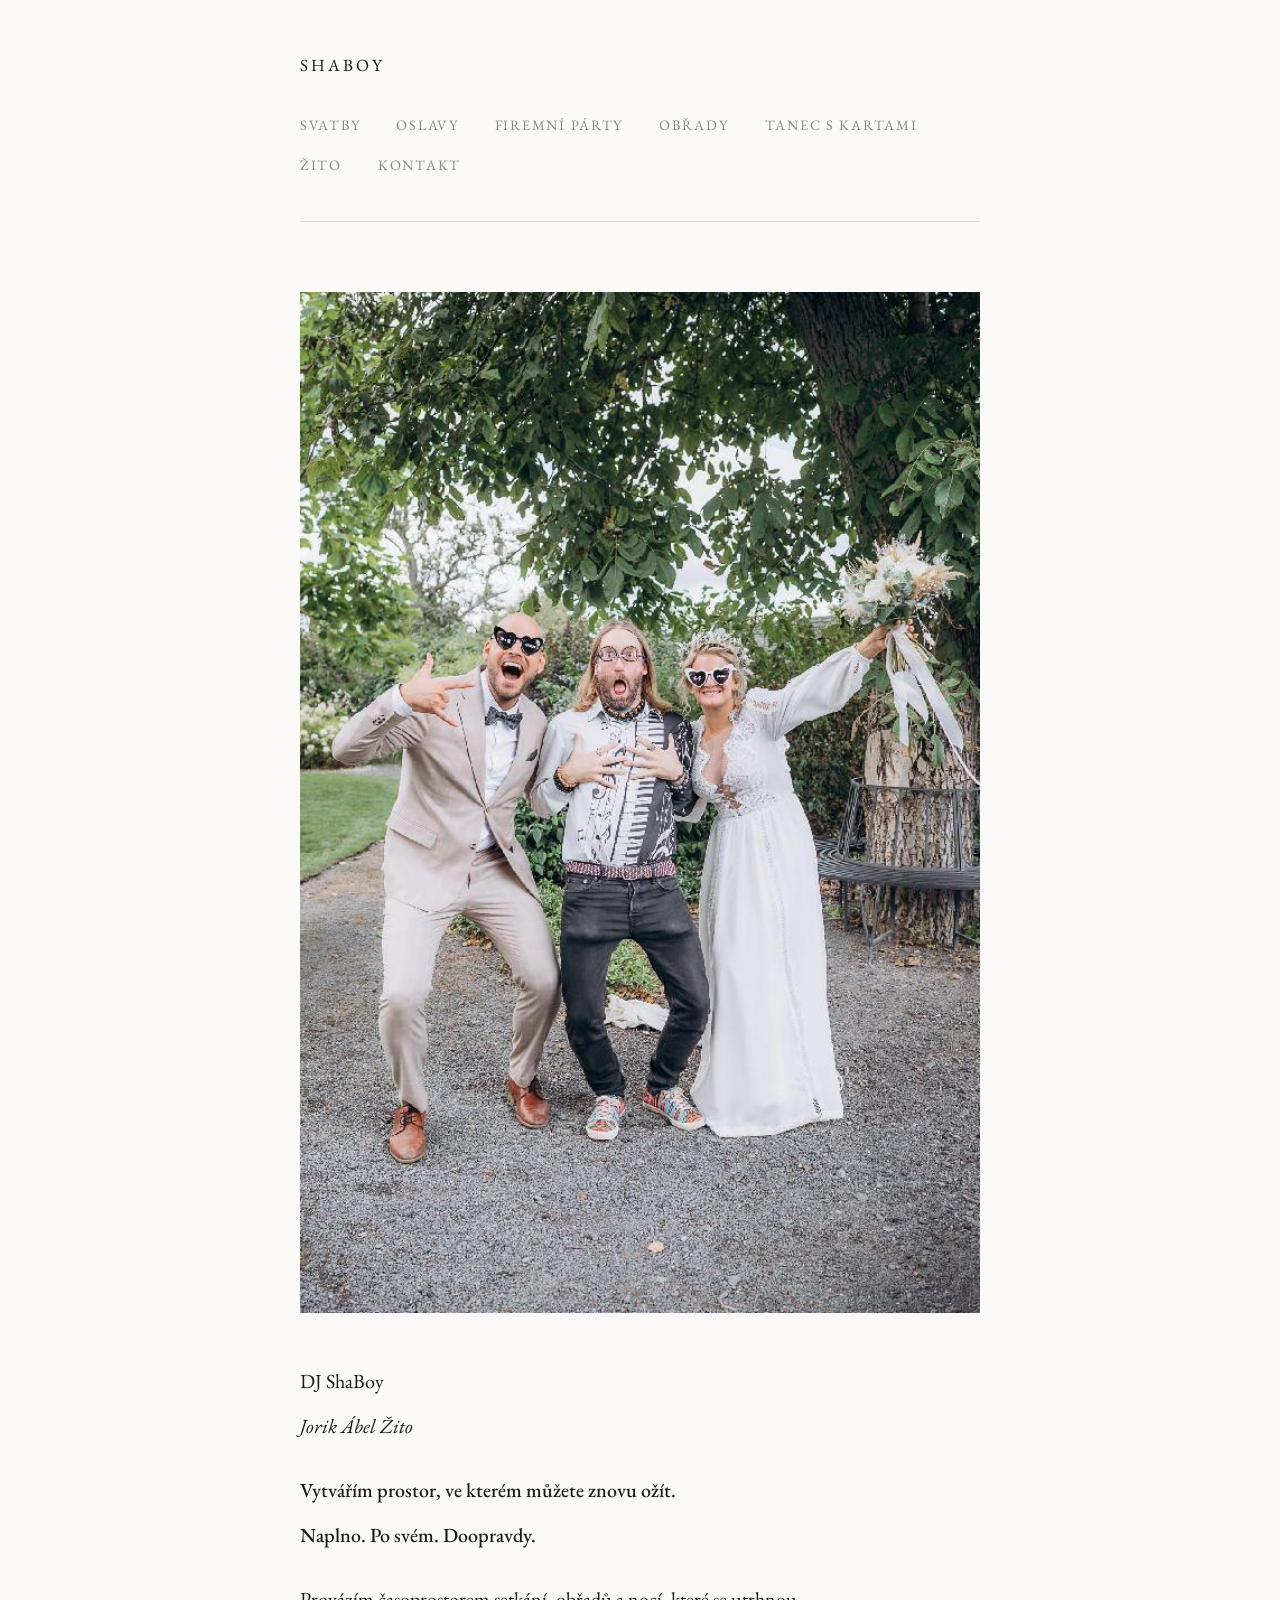
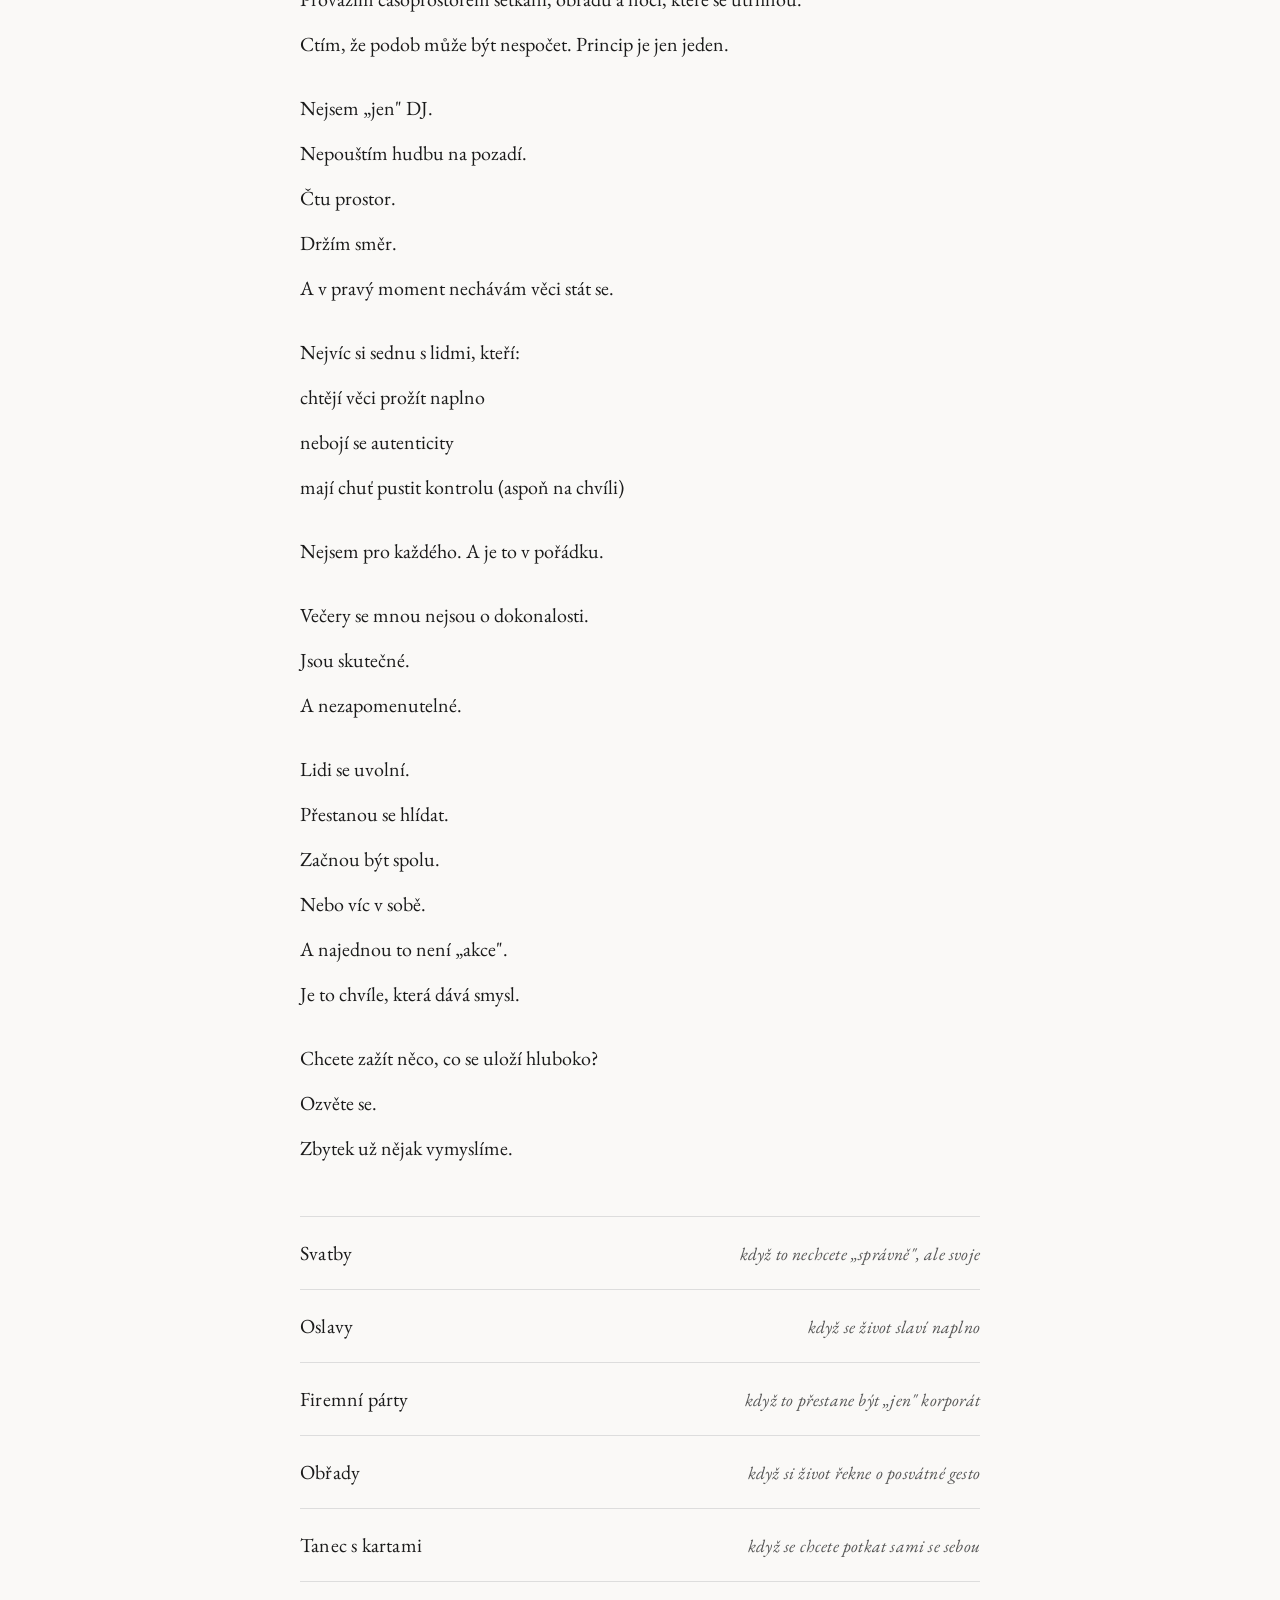
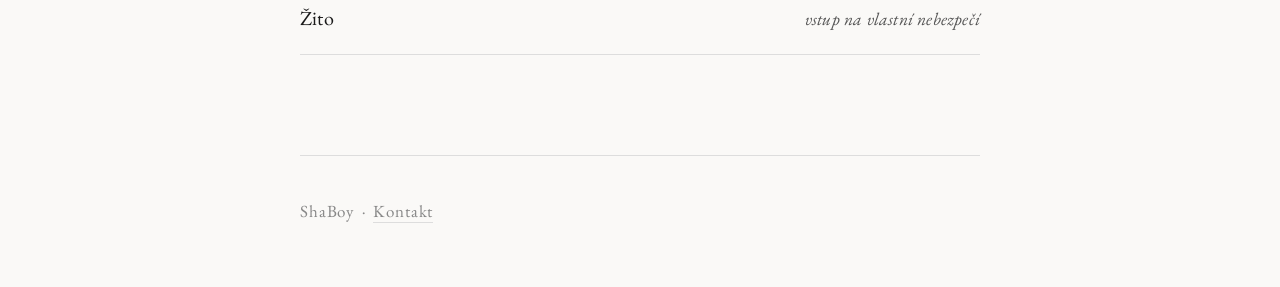
<file: index.html>
<!DOCTYPE html>
<html lang="cs">
<head>
  <meta charset="UTF-8">
  <meta name="viewport" content="width=device-width, initial-scale=1.0">
  <title>ShaBoy</title>
  <link rel="preconnect" href="https://fonts.googleapis.com">
  <link rel="preconnect" href="https://fonts.gstatic.com" crossorigin>
  <link href="https://fonts.googleapis.com/css2?family=EB+Garamond:ital,wght@0,400;0,500;1,400&family=Space+Grotesk:wght@300;400&display=swap" rel="stylesheet">
  <link rel="stylesheet" href="css/style.css">
</head>
<body>
  <div class="container">

    <nav>
      <a href="index.html" class="nav-logo">ShaBoy</a>
      <ul class="nav-links">
        <li><a href="svatby.html">Svatby</a></li>
        <li><a href="oslavy.html">Oslavy</a></li>
        <li><a href="firemni-party.html">Firemní párty</a></li>
        <li><a href="obrady.html">Obřady</a></li>
        <li><a href="tanec-s-kartami.html">Tanec&nbsp;s&nbsp;kartami</a></li>
        <li><a href="zito.html">Žito</a></li>
        <li><a href="kontakt.html">Kontakt</a></li>
      </ul>
    </nav>

    <main>

      <div class="photo">
        <img src="images/uvod.jpg" alt="DJ ShaBoy">
      </div>

      <div class="poem">
        <p>DJ ShaBoy</p>
        <p><em>Jorik Ábel Žito</em></p>

        <p class="gap"><strong>Vytvářím prostor, ve kterém můžete znovu ožít.</strong></p>
        <p><strong>Naplno. Po svém. Doopravdy.</strong></p>

        <p class="gap">Provázím časoprostorem setkání, obřadů a nocí, které se utrhnou.</p>
        <p>Ctím, že podob může být nespočet. Princip je jen jeden.</p>

        <p class="gap">Nejsem „jen" DJ.</p>
        <p>Nepouštím hudbu na pozadí.</p>
        <p>Čtu prostor.</p>
        <p>Držím směr.</p>
        <p>A v pravý moment nechávám věci stát se.</p>

        <p class="gap">Nejvíc si sednu s lidmi, kteří:</p>
        <p>chtějí věci prožít naplno</p>
        <p>nebojí se autenticity</p>
        <p>mají chuť pustit kontrolu (aspoň na chvíli)</p>

        <p class="gap">Nejsem pro každého. A je to v pořádku.</p>

        <p class="gap">Večery se mnou nejsou o dokonalosti.</p>
        <p>Jsou skutečné.</p>
        <p>A nezapomenutelné.</p>

        <p class="gap">Lidi se uvolní.</p>
        <p>Přestanou se hlídat.</p>
        <p>Začnou být spolu.</p>
        <p>Nebo víc v sobě.</p>
        <p>A najednou to není „akce".</p>
        <p>Je to chvíle, která dává smysl.</p>

        <p class="gap">Chcete zažít něco, co se uloží hluboko?</p>
        <p>Ozvěte se.</p>
        <p>Zbytek už nějak vymyslíme.</p>
      </div>

      <ul class="page-links">
        <li>
          <a href="svatby.html">
            Svatby
            <span class="hint">když to nechcete „správně", ale svoje</span>
          </a>
        </li>
        <li>
          <a href="oslavy.html">
            Oslavy
            <span class="hint">když se život slaví naplno</span>
          </a>
        </li>
        <li>
          <a href="firemni-party.html">
            Firemní párty
            <span class="hint">když to přestane být „jen" korporát</span>
          </a>
        </li>
        <li>
          <a href="obrady.html">
            Obřady
            <span class="hint">když si život řekne o posvátné gesto</span>
          </a>
        </li>
        <li>
          <a href="tanec-s-kartami.html">
            Tanec s kartami
            <span class="hint">když se chcete potkat sami se sebou</span>
          </a>
        </li>
        <li>
          <a href="zito.html">
            Žito
            <span class="hint">vstup na vlastní nebezpečí</span>
          </a>
        </li>
      </ul>

    </main>

    <footer>
      <p>ShaBoy &nbsp;·&nbsp; <a href="kontakt.html">Kontakt</a></p>
    </footer>

  </div>
</body>
</html>
</file>
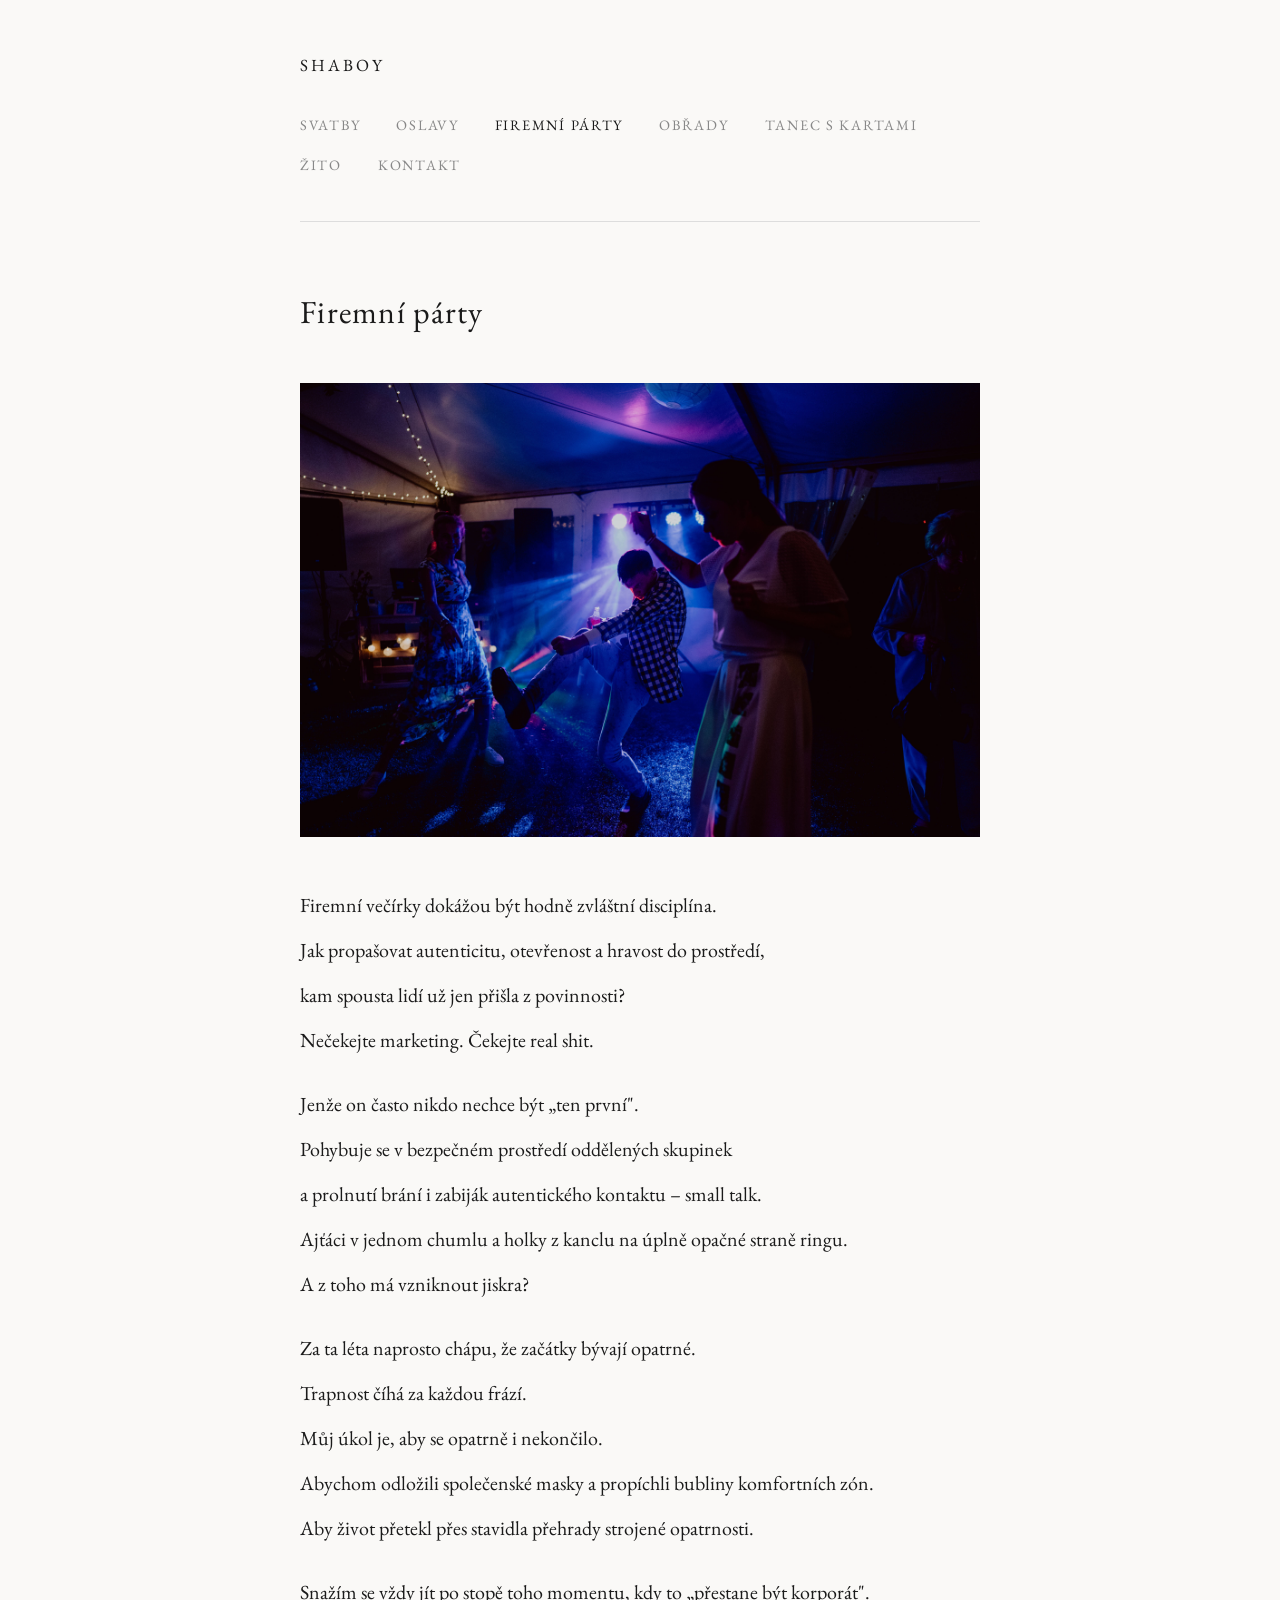
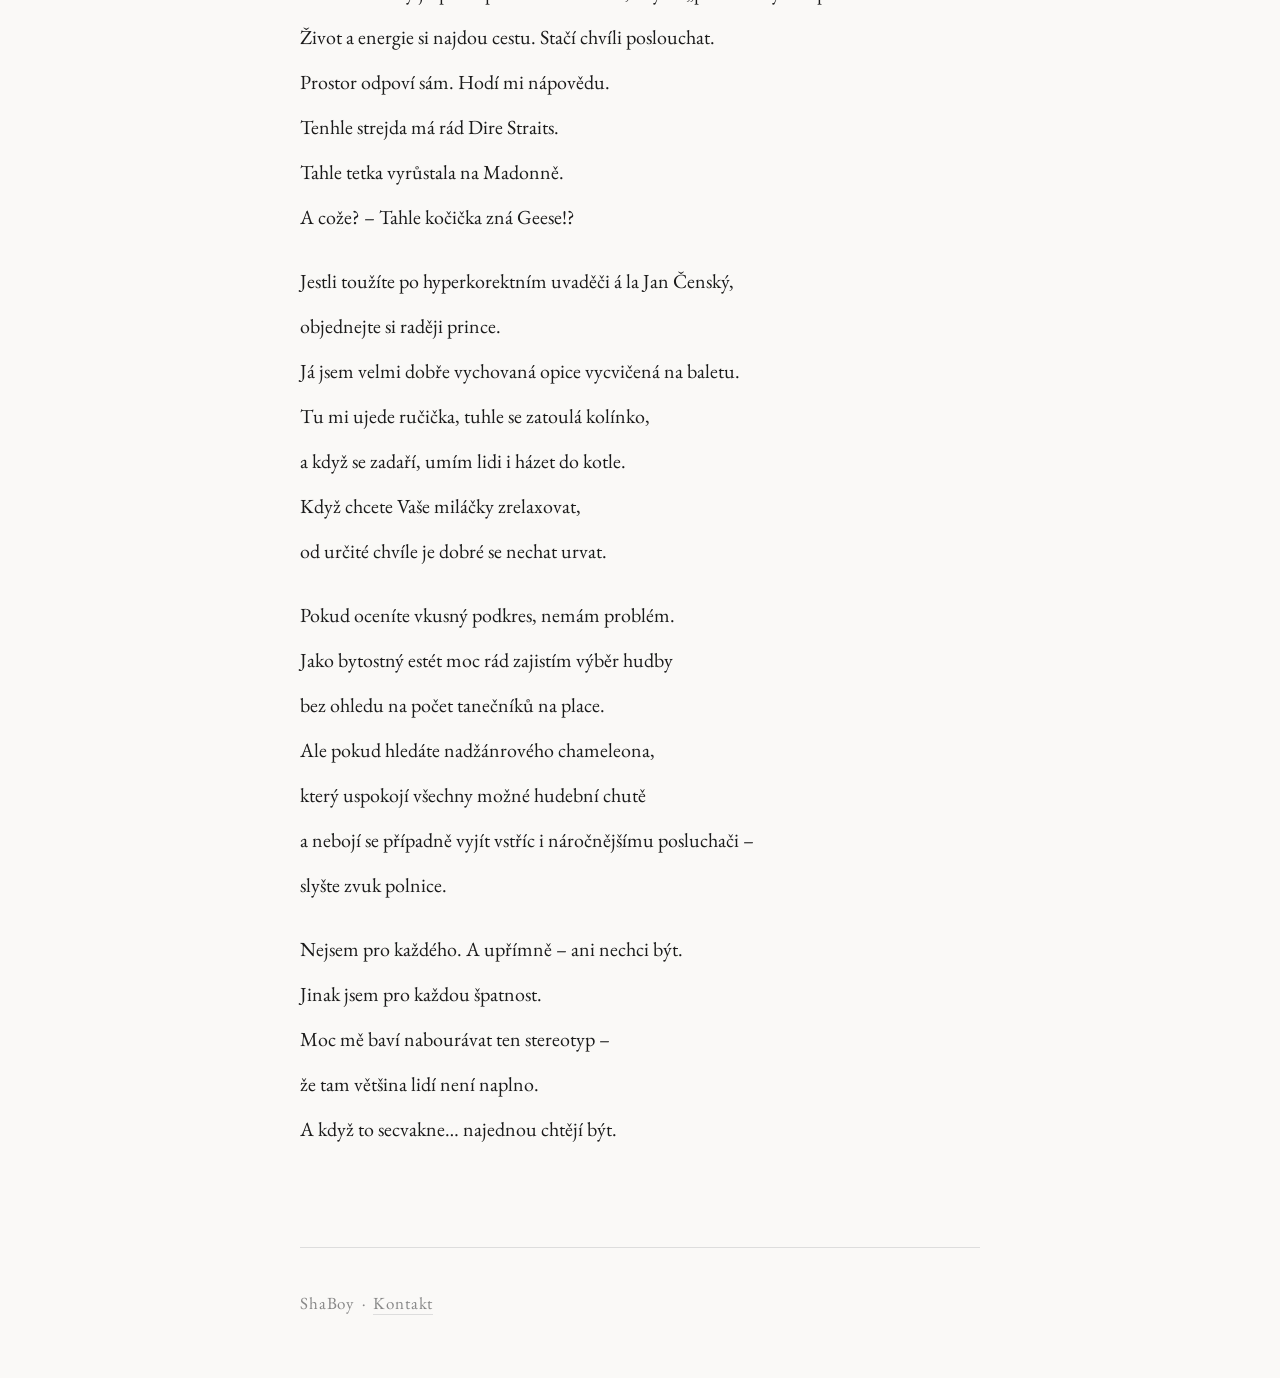
<file: firemni-party.html>
<!DOCTYPE html>
<html lang="cs">
<head>
  <meta charset="UTF-8">
  <meta name="viewport" content="width=device-width, initial-scale=1.0">
  <title>ShaBoy – Firemní párty</title>
  <link rel="preconnect" href="https://fonts.googleapis.com">
  <link rel="preconnect" href="https://fonts.gstatic.com" crossorigin>
  <link href="https://fonts.googleapis.com/css2?family=EB+Garamond:ital,wght@0,400;0,500;1,400&family=Space+Grotesk:wght@300;400&display=swap" rel="stylesheet">
  <link rel="stylesheet" href="css/style.css">
</head>
<body>
  <div class="container">

    <nav>
      <a href="index.html" class="nav-logo">ShaBoy</a>
      <ul class="nav-links">
        <li><a href="svatby.html">Svatby</a></li>
        <li><a href="oslavy.html">Oslavy</a></li>
        <li><a href="firemni-party.html" class="active">Firemní párty</a></li>
        <li><a href="obrady.html">Obřady</a></li>
        <li><a href="tanec-s-kartami.html">Tanec&nbsp;s&nbsp;kartami</a></li>
        <li><a href="zito.html">Žito</a></li>
        <li><a href="kontakt.html">Kontakt</a></li>
      </ul>
    </nav>

    <main>

      <h1>Firemní párty</h1>

      <div class="photo">
        <img src="images/firemni-party.jpg" alt="Firemní párty">
      </div>

      <div class="poem">
        <p>Firemní večírky dokážou být hodně zvláštní disciplína.</p>
        <p>Jak propašovat autenticitu, otevřenost a hravost do prostředí,</p>
        <p>kam spousta lidí už jen přišla z povinnosti?</p>
        <p>Nečekejte marketing. Čekejte real shit.</p>

        <p class="gap">Jenže on často nikdo nechce být „ten první".</p>
        <p>Pohybuje se v bezpečném prostředí oddělených skupinek</p>
        <p>a prolnutí brání i zabiják autentického kontaktu – small talk.</p>
        <p>Ajťáci v jednom chumlu a holky z kanclu na úplně opačné straně ringu.</p>
        <p>A z toho má vzniknout jiskra?</p>

        <p class="gap">Za ta léta naprosto chápu, že začátky bývají opatrné.</p>
        <p>Trapnost číhá za každou frází.</p>
        <p>Můj úkol je, aby se opatrně i nekončilo.</p>
        <p>Abychom odložili společenské masky a propíchli bubliny komfortních zón.</p>
        <p>Aby život přetekl přes stavidla přehrady strojené opatrnosti.</p>

        <p class="gap">Snažím se vždy jít po stopě toho momentu, kdy to „přestane být korporát".</p>
        <p>Život a energie si najdou cestu. Stačí chvíli poslouchat.</p>
        <p>Prostor odpoví sám. Hodí mi nápovědu.</p>
        <p>Tenhle strejda má rád Dire Straits.</p>
        <p>Tahle tetka vyrůstala na Madonně.</p>
        <p>A cože? – Tahle kočička zná Geese!?</p>

        <p class="gap">Jestli toužíte po hyperkorektním uvaděči á la Jan Čenský,</p>
        <p>objednejte si raději prince.</p>
        <p>Já jsem velmi dobře vychovaná opice vycvičená na baletu.</p>
        <p>Tu mi ujede ručička, tuhle se zatoulá kolínko,</p>
        <p>a když se zadaří, umím lidi i házet do kotle.</p>
        <p>Když chcete Vaše miláčky zrelaxovat,</p>
        <p>od určité chvíle je dobré se nechat urvat.</p>

        <p class="gap">Pokud oceníte vkusný podkres, nemám problém.</p>
        <p>Jako bytostný estét moc rád zajistím výběr hudby</p>
        <p>bez ohledu na počet tanečníků na place.</p>
        <p>Ale pokud hledáte nadžánrového chameleona,</p>
        <p>který uspokojí všechny možné hudební chutě</p>
        <p>a nebojí se případně vyjít vstříc i náročnějšímu posluchači –</p>
        <p>slyšte zvuk polnice.</p>

        <p class="gap">Nejsem pro každého. A upřímně – ani nechci být.</p>
        <p>Jinak jsem pro každou špatnost.</p>
        <p>Moc mě baví nabourávat ten stereotyp –</p>
        <p>že tam většina lidí není naplno.</p>
        <p>A když to secvakne… najednou chtějí být.</p>
      </div>

    </main>

    <footer>
      <p>ShaBoy &nbsp;·&nbsp; <a href="kontakt.html">Kontakt</a></p>
    </footer>

  </div>
</body>
</html>
</file>
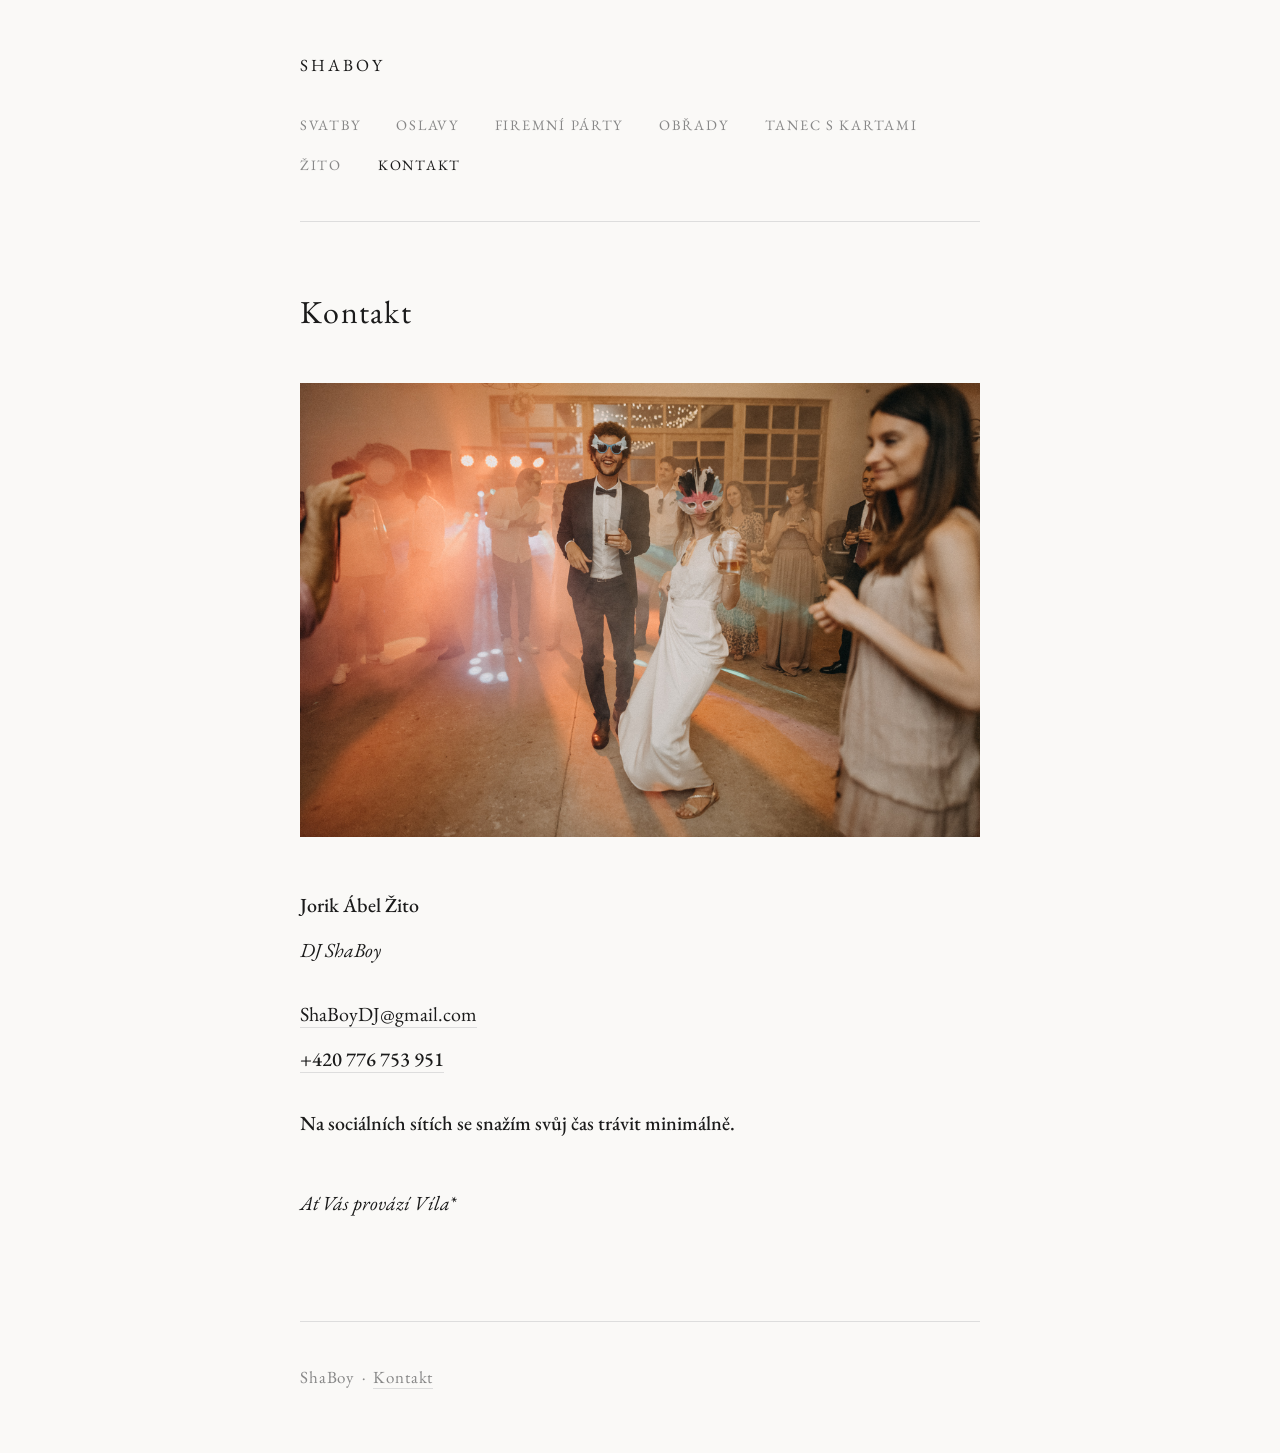
<file: kontakt.html>
<!DOCTYPE html>
<html lang="cs">
<head>
  <meta charset="UTF-8">
  <meta name="viewport" content="width=device-width, initial-scale=1.0">
  <title>ShaBoy – Kontakt</title>
  <link rel="preconnect" href="https://fonts.googleapis.com">
  <link rel="preconnect" href="https://fonts.gstatic.com" crossorigin>
  <link href="https://fonts.googleapis.com/css2?family=EB+Garamond:ital,wght@0,400;0,500;1,400&family=Space+Grotesk:wght@300;400&display=swap" rel="stylesheet">
  <link rel="stylesheet" href="css/style.css">
</head>
<body>
  <div class="container">

    <nav>
      <a href="index.html" class="nav-logo">ShaBoy</a>
      <ul class="nav-links">
        <li><a href="svatby.html">Svatby</a></li>
        <li><a href="oslavy.html">Oslavy</a></li>
        <li><a href="firemni-party.html">Firemní párty</a></li>
        <li><a href="obrady.html">Obřady</a></li>
        <li><a href="tanec-s-kartami.html">Tanec&nbsp;s&nbsp;kartami</a></li>
        <li><a href="zito.html">Žito</a></li>
        <li><a href="kontakt.html" class="active">Kontakt</a></li>
      </ul>
    </nav>

    <main>

      <h1>Kontakt</h1>

      <div class="photo">
        <img src="images/kontakt.jpg" alt="Jorik Ábel Žito">
      </div>

      <div class="poem">
        <p><strong>Jorik Ábel Žito</strong></p>
        <p><em>DJ ShaBoy</em></p>

        <p class="gap"><a href="mailto:ShaBoyDJ@gmail.com">ShaBoyDJ@gmail.com</a></p>
        <p><strong><a href="tel:+420776753951">+420 776 753 951</a></strong></p>

        <p class="gap"><strong>Na sociálních sítích se snažím svůj čas trávit minimálně.</strong></p>

        <p class="big-gap"><em>Ať Vás provází Víla*</em></p>
      </div>

    </main>

    <footer>
      <p>ShaBoy &nbsp;·&nbsp; <a href="kontakt.html">Kontakt</a></p>
    </footer>

  </div>
</body>
</html>
</file>
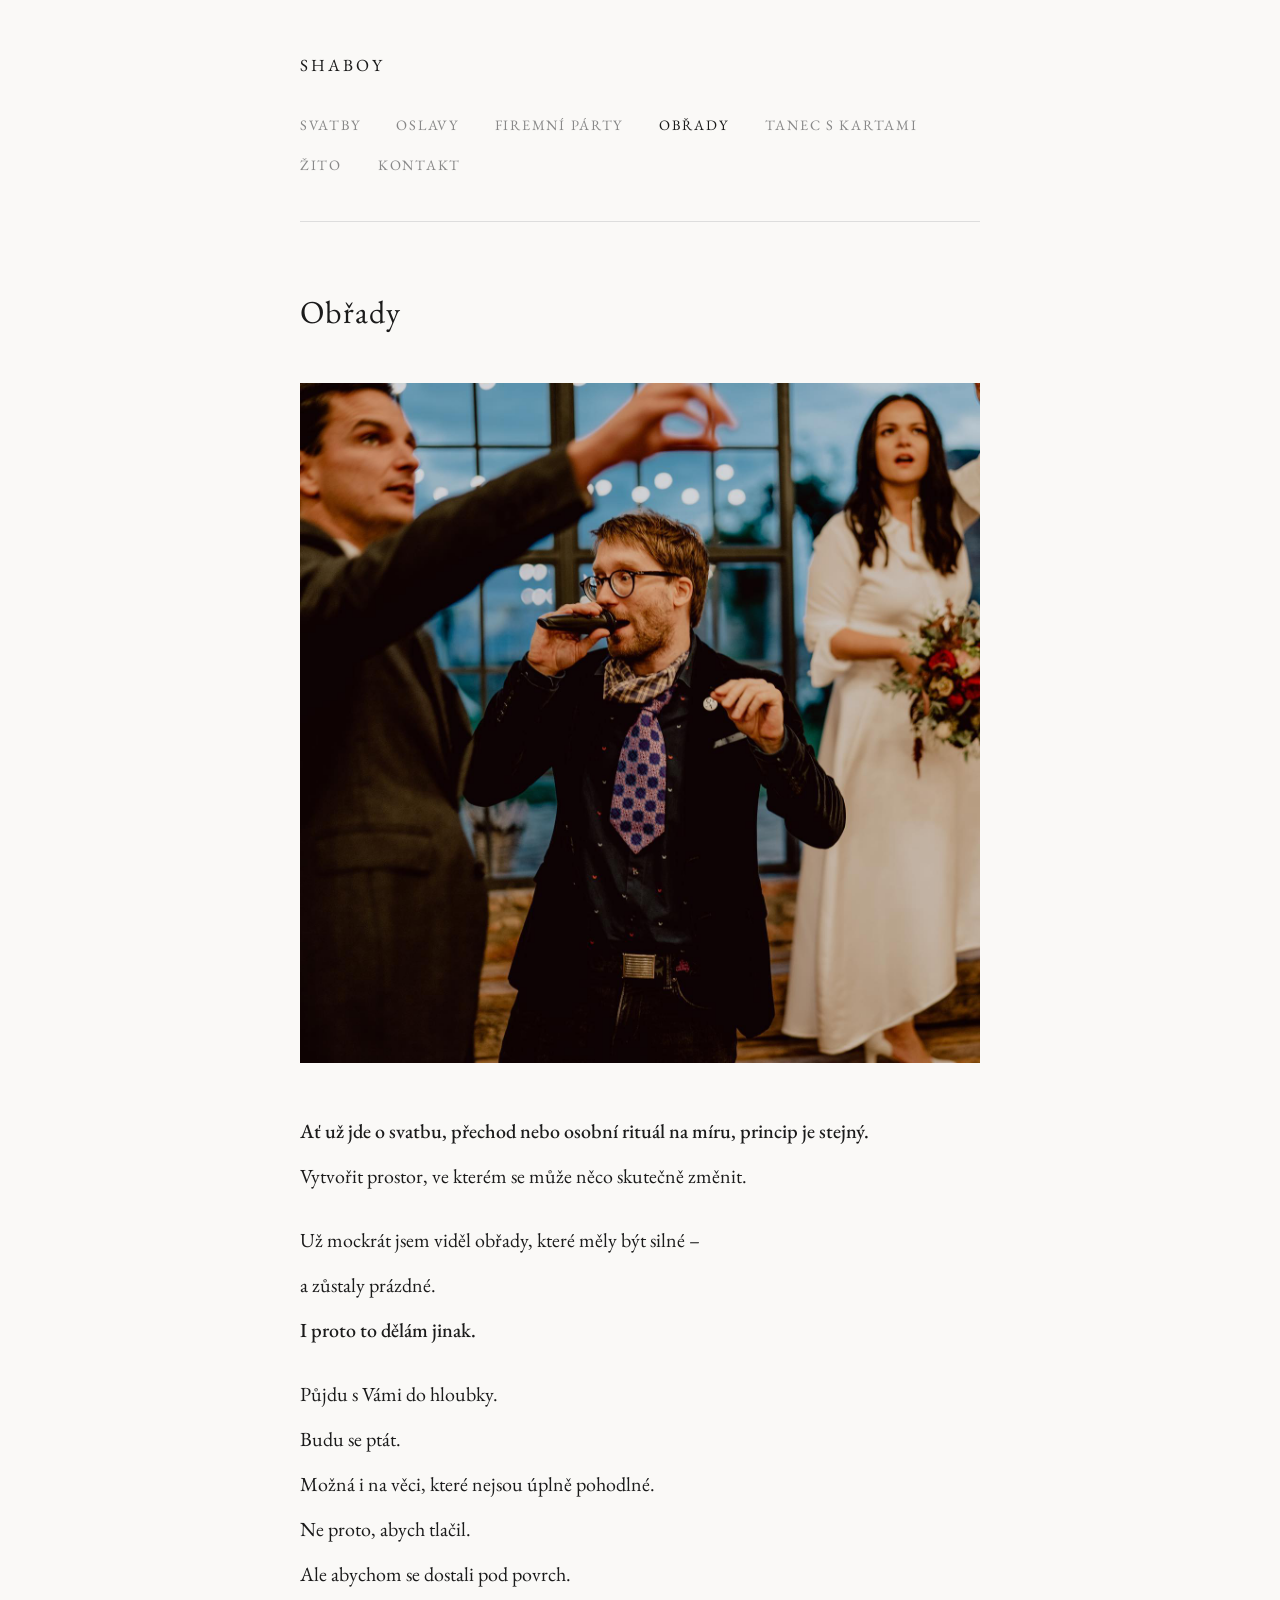
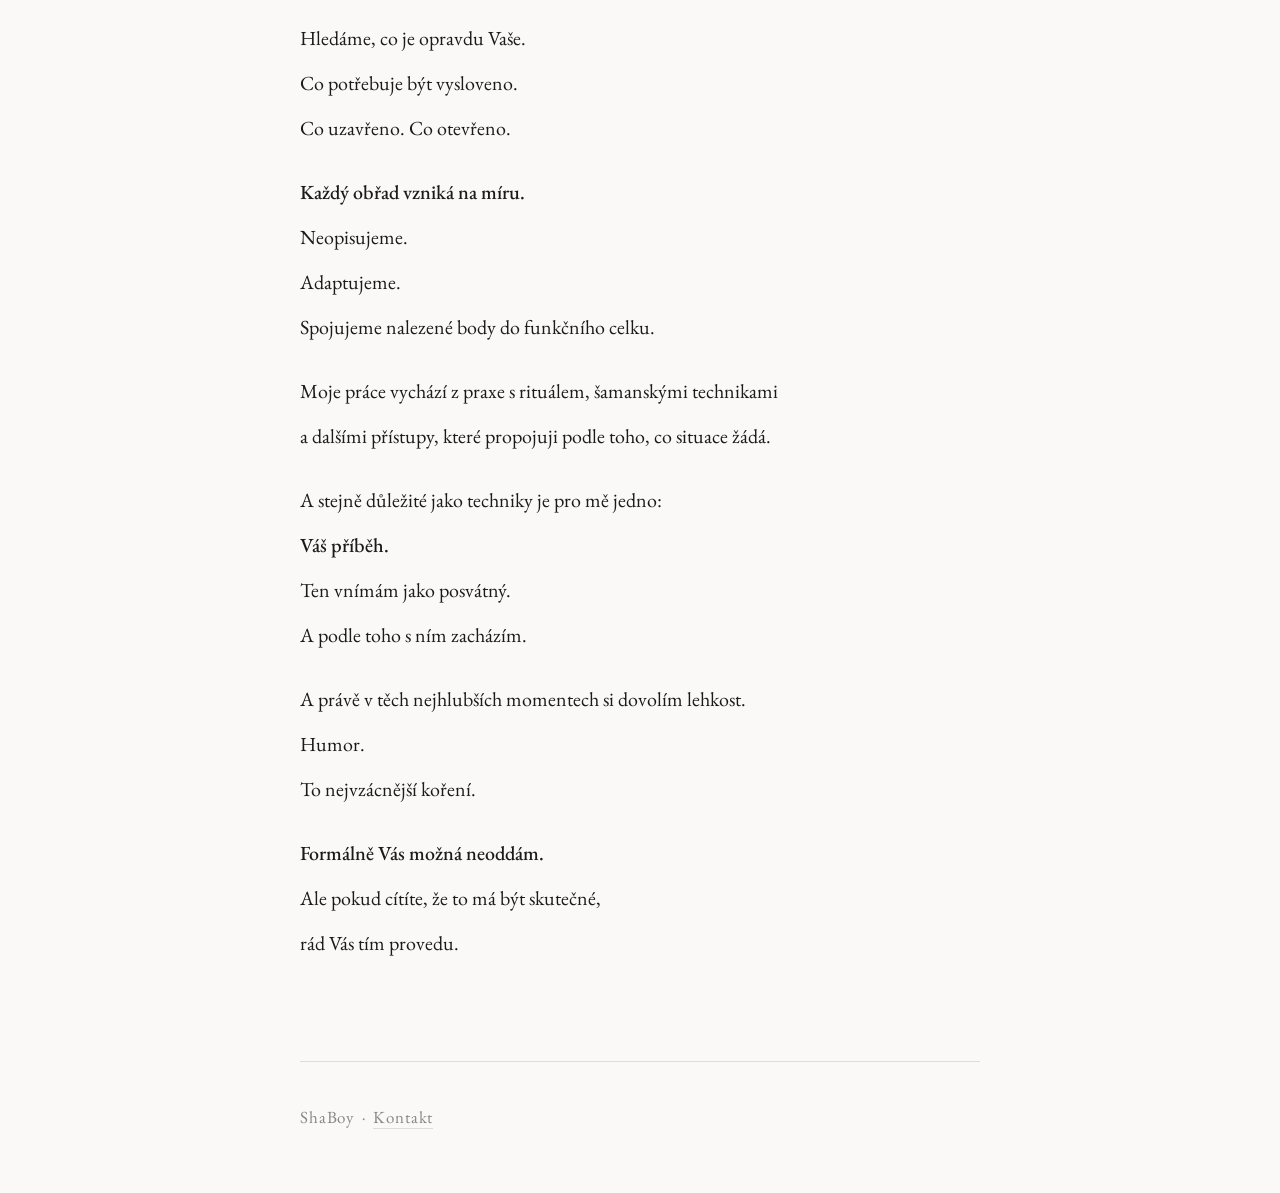
<file: obrady.html>
<!DOCTYPE html>
<html lang="cs">
<head>
  <meta charset="UTF-8">
  <meta name="viewport" content="width=device-width, initial-scale=1.0">
  <title>ShaBoy – Obřady</title>
  <link rel="preconnect" href="https://fonts.googleapis.com">
  <link rel="preconnect" href="https://fonts.gstatic.com" crossorigin>
  <link href="https://fonts.googleapis.com/css2?family=EB+Garamond:ital,wght@0,400;0,500;1,400&family=Space+Grotesk:wght@300;400&display=swap" rel="stylesheet">
  <link rel="stylesheet" href="css/style.css">
</head>
<body>
  <div class="container">

    <nav>
      <a href="index.html" class="nav-logo">ShaBoy</a>
      <ul class="nav-links">
        <li><a href="svatby.html">Svatby</a></li>
        <li><a href="oslavy.html">Oslavy</a></li>
        <li><a href="firemni-party.html">Firemní párty</a></li>
        <li><a href="obrady.html" class="active">Obřady</a></li>
        <li><a href="tanec-s-kartami.html">Tanec&nbsp;s&nbsp;kartami</a></li>
        <li><a href="zito.html">Žito</a></li>
        <li><a href="kontakt.html">Kontakt</a></li>
      </ul>
    </nav>

    <main>

      <h1>Obřady</h1>

      <div class="photo">
        <img src="images/obrady.jpg" alt="Obřady">
      </div>

      <div class="poem">
        <p><strong>Ať už jde o svatbu, přechod nebo osobní rituál na míru, princip je stejný.</strong></p>
        <p>Vytvořit prostor, ve kterém se může něco skutečně změnit.</p>

        <p class="gap">Už mockrát jsem viděl obřady, které měly být silné –</p>
        <p>a zůstaly prázdné.</p>
        <p><strong>I proto to dělám jinak.</strong></p>

        <p class="gap">Půjdu s Vámi do hloubky.</p>
        <p>Budu se ptát.</p>
        <p>Možná i na věci, které nejsou úplně pohodlné.</p>
        <p>Ne proto, abych tlačil.</p>
        <p>Ale abychom se dostali pod povrch.</p>

        <p class="gap">Hledáme, co je opravdu Vaše.</p>
        <p>Co potřebuje být vysloveno.</p>
        <p>Co uzavřeno. Co otevřeno.</p>

        <p class="gap"><strong>Každý obřad vzniká na míru.</strong></p>
        <p>Neopisujeme.</p>
        <p>Adaptujeme.</p>
        <p>Spojujeme nalezené body do funkčního celku.</p>

        <p class="gap">Moje práce vychází z praxe s rituálem, šamanskými technikami</p>
        <p>a dalšími přístupy, které propojuji podle toho, co situace žádá.</p>

        <p class="gap">A stejně důležité jako techniky je pro mě jedno:</p>
        <p><strong>Váš příběh.</strong></p>
        <p>Ten vnímám jako posvátný.</p>
        <p>A podle toho s ním zacházím.</p>

        <p class="gap">A právě v těch nejhlubších momentech si dovolím lehkost.</p>
        <p>Humor.</p>
        <p>To nejvzácnější koření.</p>

        <p class="gap"><strong>Formálně Vás možná neoddám.</strong></p>
        <p>Ale pokud cítíte, že to má být skutečné,</p>
        <p>rád Vás tím provedu.</p>
      </div>

    </main>

    <footer>
      <p>ShaBoy &nbsp;·&nbsp; <a href="kontakt.html">Kontakt</a></p>
    </footer>

  </div>
</body>
</html>
</file>
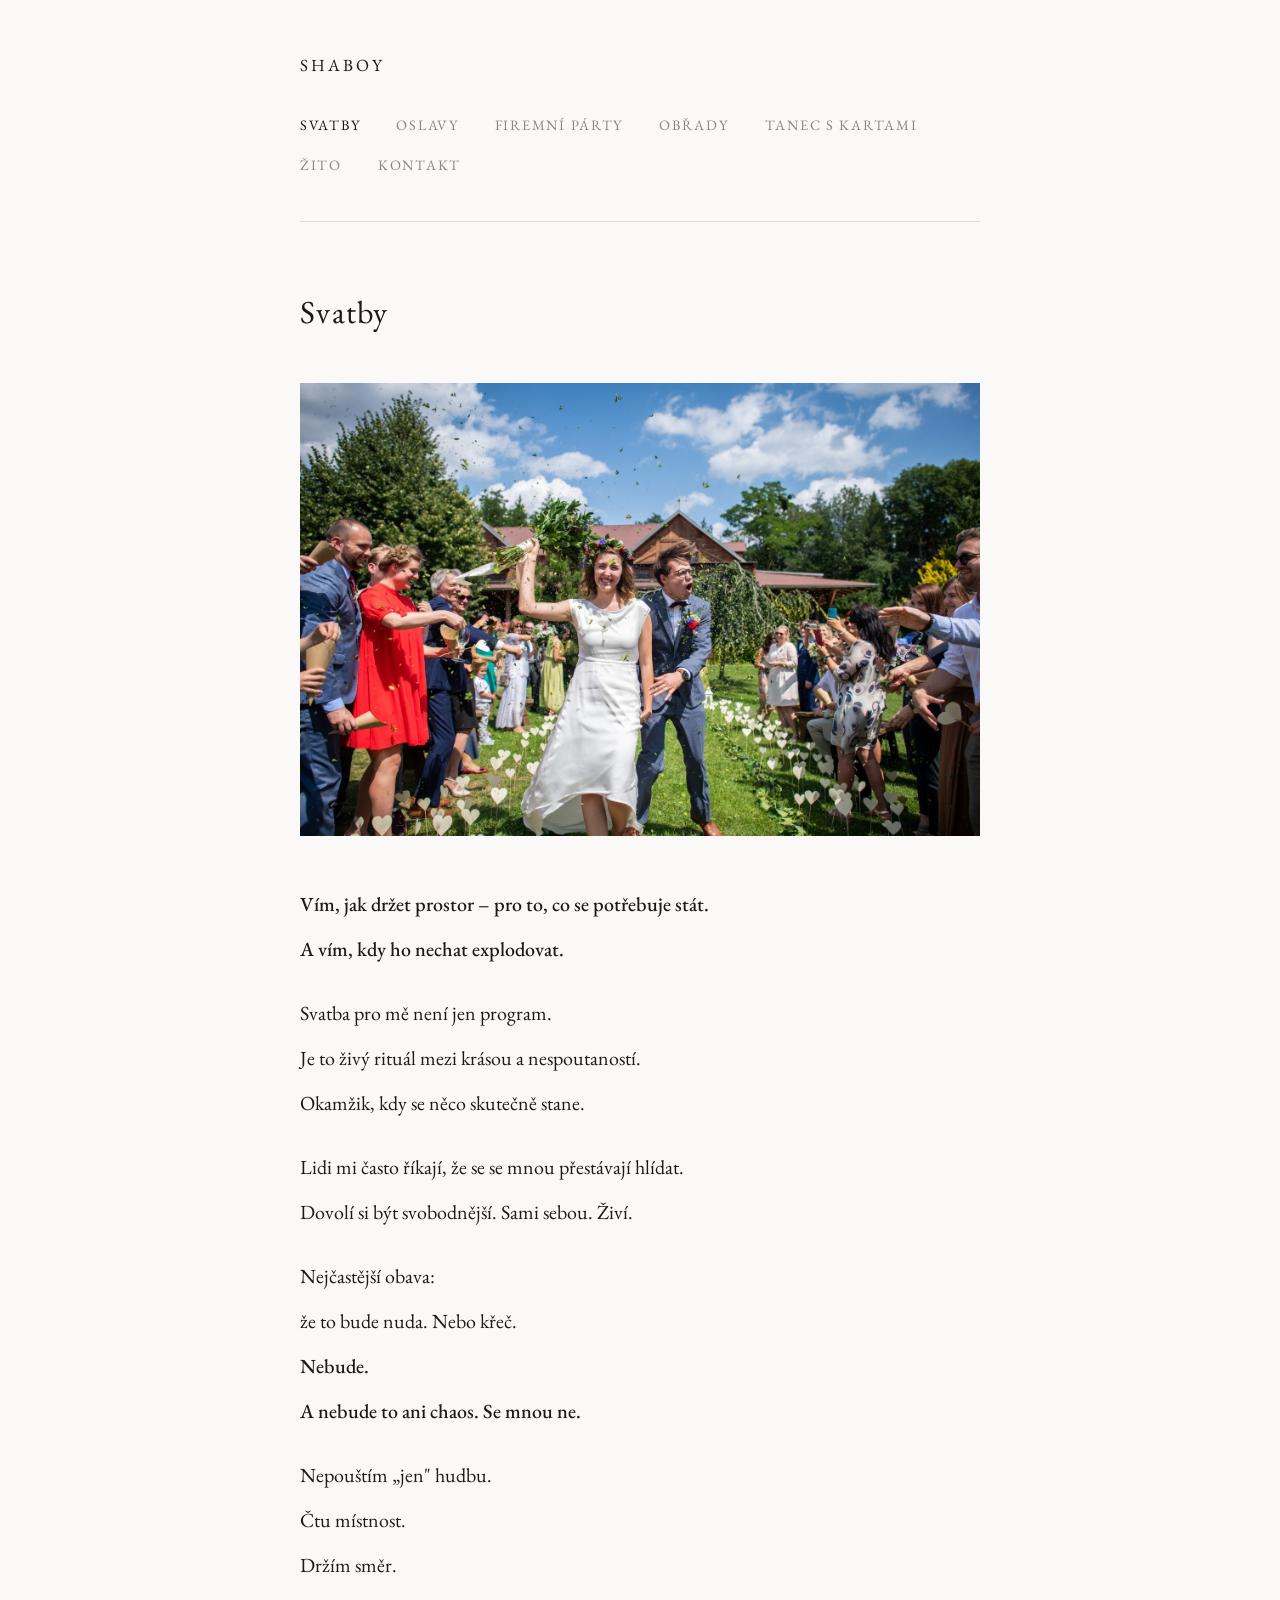
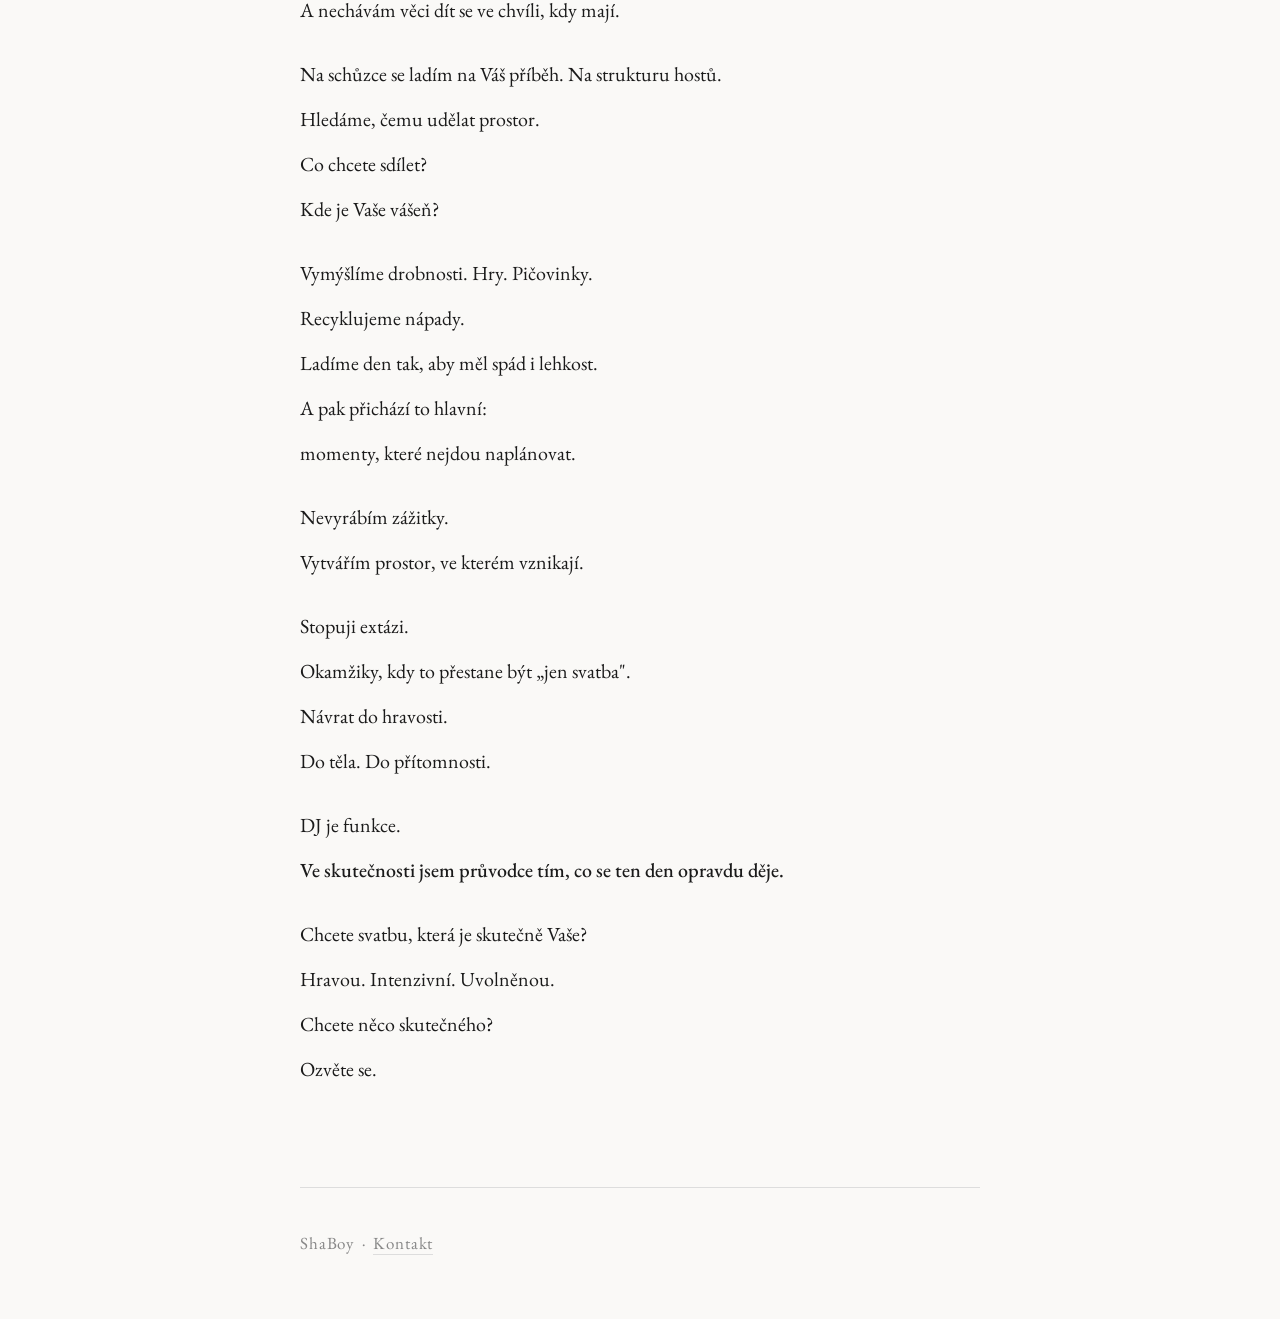
<file: svatby.html>
<!DOCTYPE html>
<html lang="cs">
<head>
  <meta charset="UTF-8">
  <meta name="viewport" content="width=device-width, initial-scale=1.0">
  <title>ShaBoy – Svatby</title>
  <link rel="preconnect" href="https://fonts.googleapis.com">
  <link rel="preconnect" href="https://fonts.gstatic.com" crossorigin>
  <link href="https://fonts.googleapis.com/css2?family=EB+Garamond:ital,wght@0,400;0,500;1,400&family=Space+Grotesk:wght@300;400&display=swap" rel="stylesheet">
  <link rel="stylesheet" href="css/style.css">
</head>
<body>
  <div class="container">

    <nav>
      <a href="index.html" class="nav-logo">ShaBoy</a>
      <ul class="nav-links">
        <li><a href="svatby.html" class="active">Svatby</a></li>
        <li><a href="oslavy.html">Oslavy</a></li>
        <li><a href="firemni-party.html">Firemní párty</a></li>
        <li><a href="obrady.html">Obřady</a></li>
        <li><a href="tanec-s-kartami.html">Tanec&nbsp;s&nbsp;kartami</a></li>
        <li><a href="zito.html">Žito</a></li>
        <li><a href="kontakt.html">Kontakt</a></li>
      </ul>
    </nav>

    <main>

      <h1>Svatby</h1>

      <div class="photo">
        <img src="images/svatby.jpg" alt="Svatby">
      </div>

      <div class="poem">
        <p><strong>Vím, jak držet prostor – pro to, co se potřebuje stát.</strong></p>
        <p><strong>A vím, kdy ho nechat explodovat.</strong></p>

        <p class="gap">Svatba pro mě není jen program.</p>
        <p>Je to živý rituál mezi krásou a nespoutaností.</p>
        <p>Okamžik, kdy se něco skutečně stane.</p>

        <p class="gap">Lidi mi často říkají, že se se mnou přestávají hlídat.</p>
        <p>Dovolí si být svobodnější. Sami sebou. Živí.</p>

        <p class="gap">Nejčastější obava:</p>
        <p>že to bude nuda. Nebo křeč.</p>
        <p><strong>Nebude.</strong></p>
        <p><strong>A nebude to ani chaos. Se mnou ne.</strong></p>

        <p class="gap">Nepouštím „jen" hudbu.</p>
        <p>Čtu místnost.</p>
        <p>Držím směr.</p>
        <p>A nechávám věci dít se ve chvíli, kdy mají.</p>

        <p class="gap">Na schůzce se ladím na Váš příběh. Na strukturu hostů.</p>
        <p>Hledáme, čemu udělat prostor.</p>
        <p>Co chcete sdílet?</p>
        <p>Kde je Vaše vášeň?</p>

        <p class="gap">Vymýšlíme drobnosti. Hry. Pičovinky.</p>
        <p>Recyklujeme nápady.</p>
        <p>Ladíme den tak, aby měl spád i lehkost.</p>
        <p>A pak přichází to hlavní:</p>
        <p>momenty, které nejdou naplánovat.</p>

        <p class="gap">Nevyrábím zážitky.</p>
        <p>Vytvářím prostor, ve kterém vznikají.</p>

        <p class="gap">Stopuji extázi.</p>
        <p>Okamžiky, kdy to přestane být „jen svatba".</p>
        <p>Návrat do hravosti.</p>
        <p>Do těla. Do přítomnosti.</p>

        <p class="gap">DJ je funkce.</p>
        <p><strong>Ve skutečnosti jsem průvodce tím, co se ten den opravdu děje.</strong></p>

        <p class="gap">Chcete svatbu, která je skutečně Vaše?</p>
        <p>Hravou. Intenzivní. Uvolněnou.</p>
        <p>Chcete něco skutečného?</p>
        <p>Ozvěte se.</p>
      </div>

    </main>

    <footer>
      <p>ShaBoy &nbsp;·&nbsp; <a href="kontakt.html">Kontakt</a></p>
    </footer>

  </div>
</body>
</html>
</file>
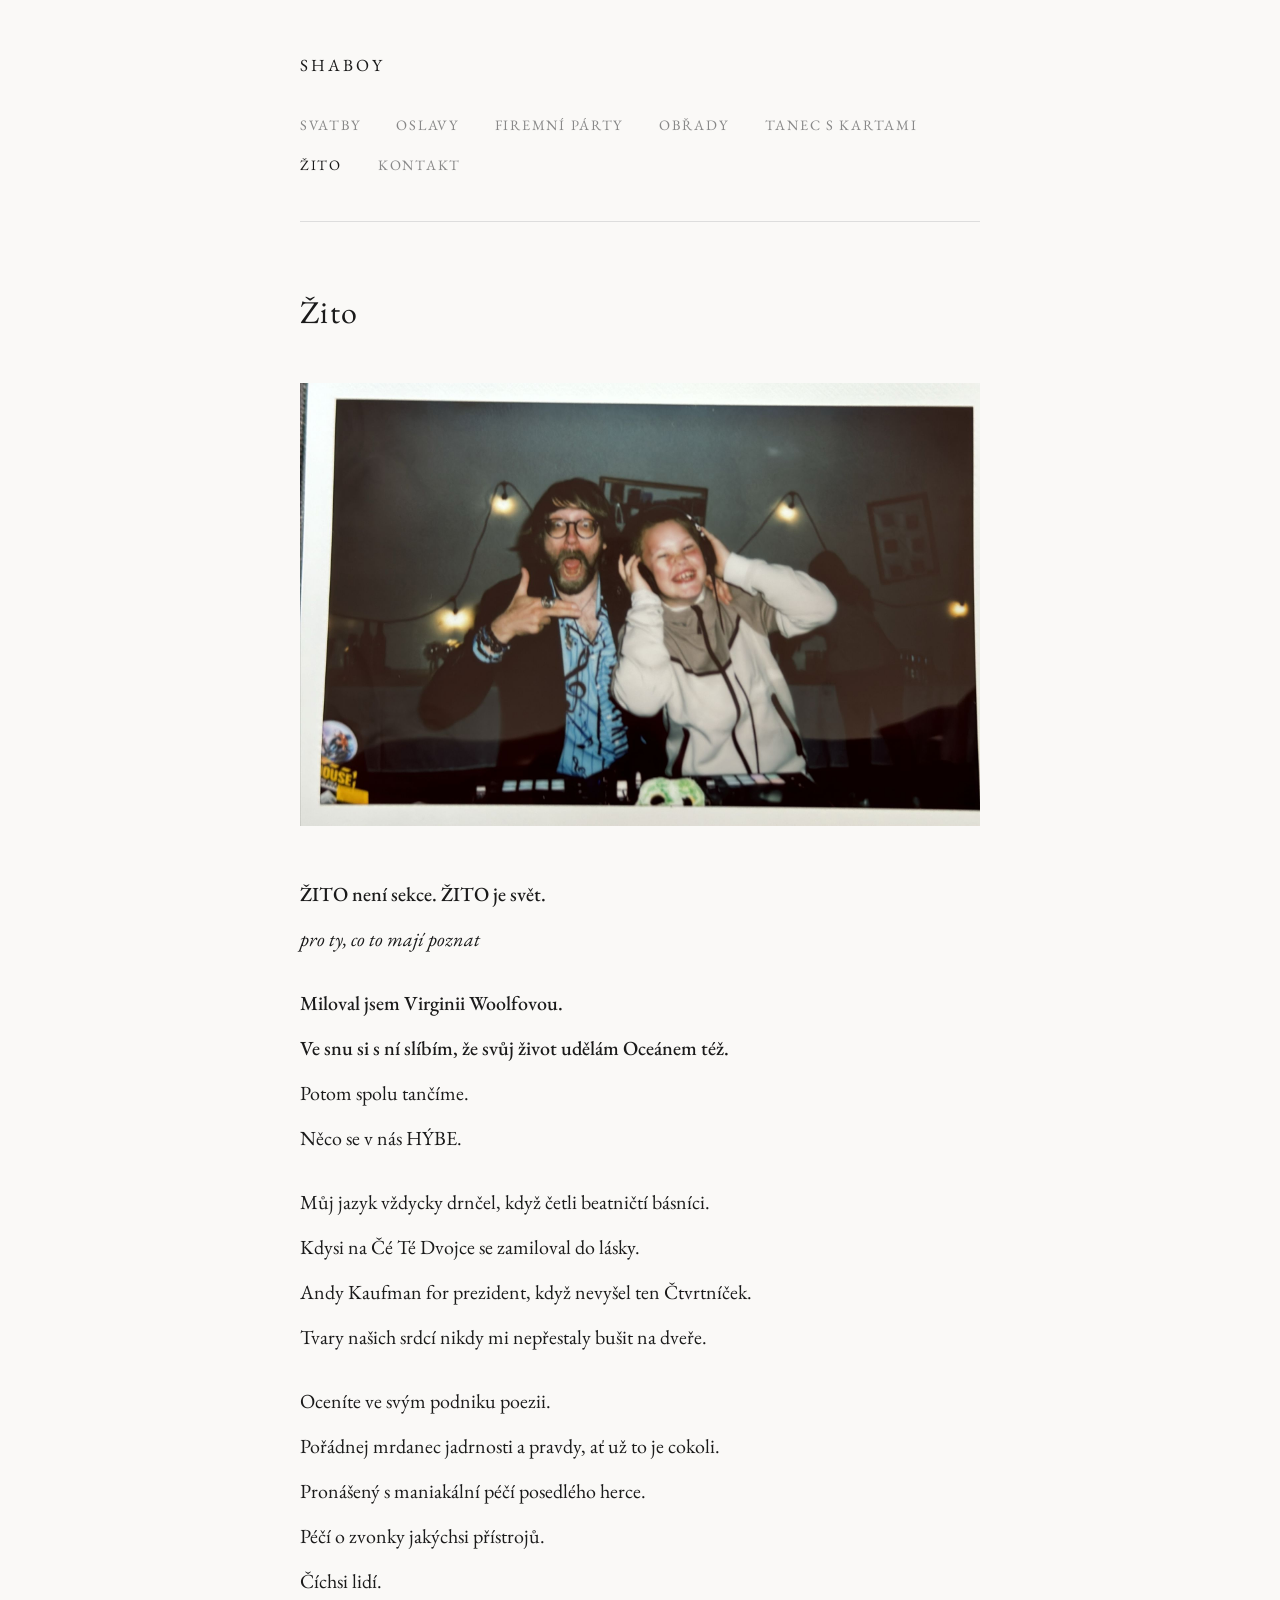
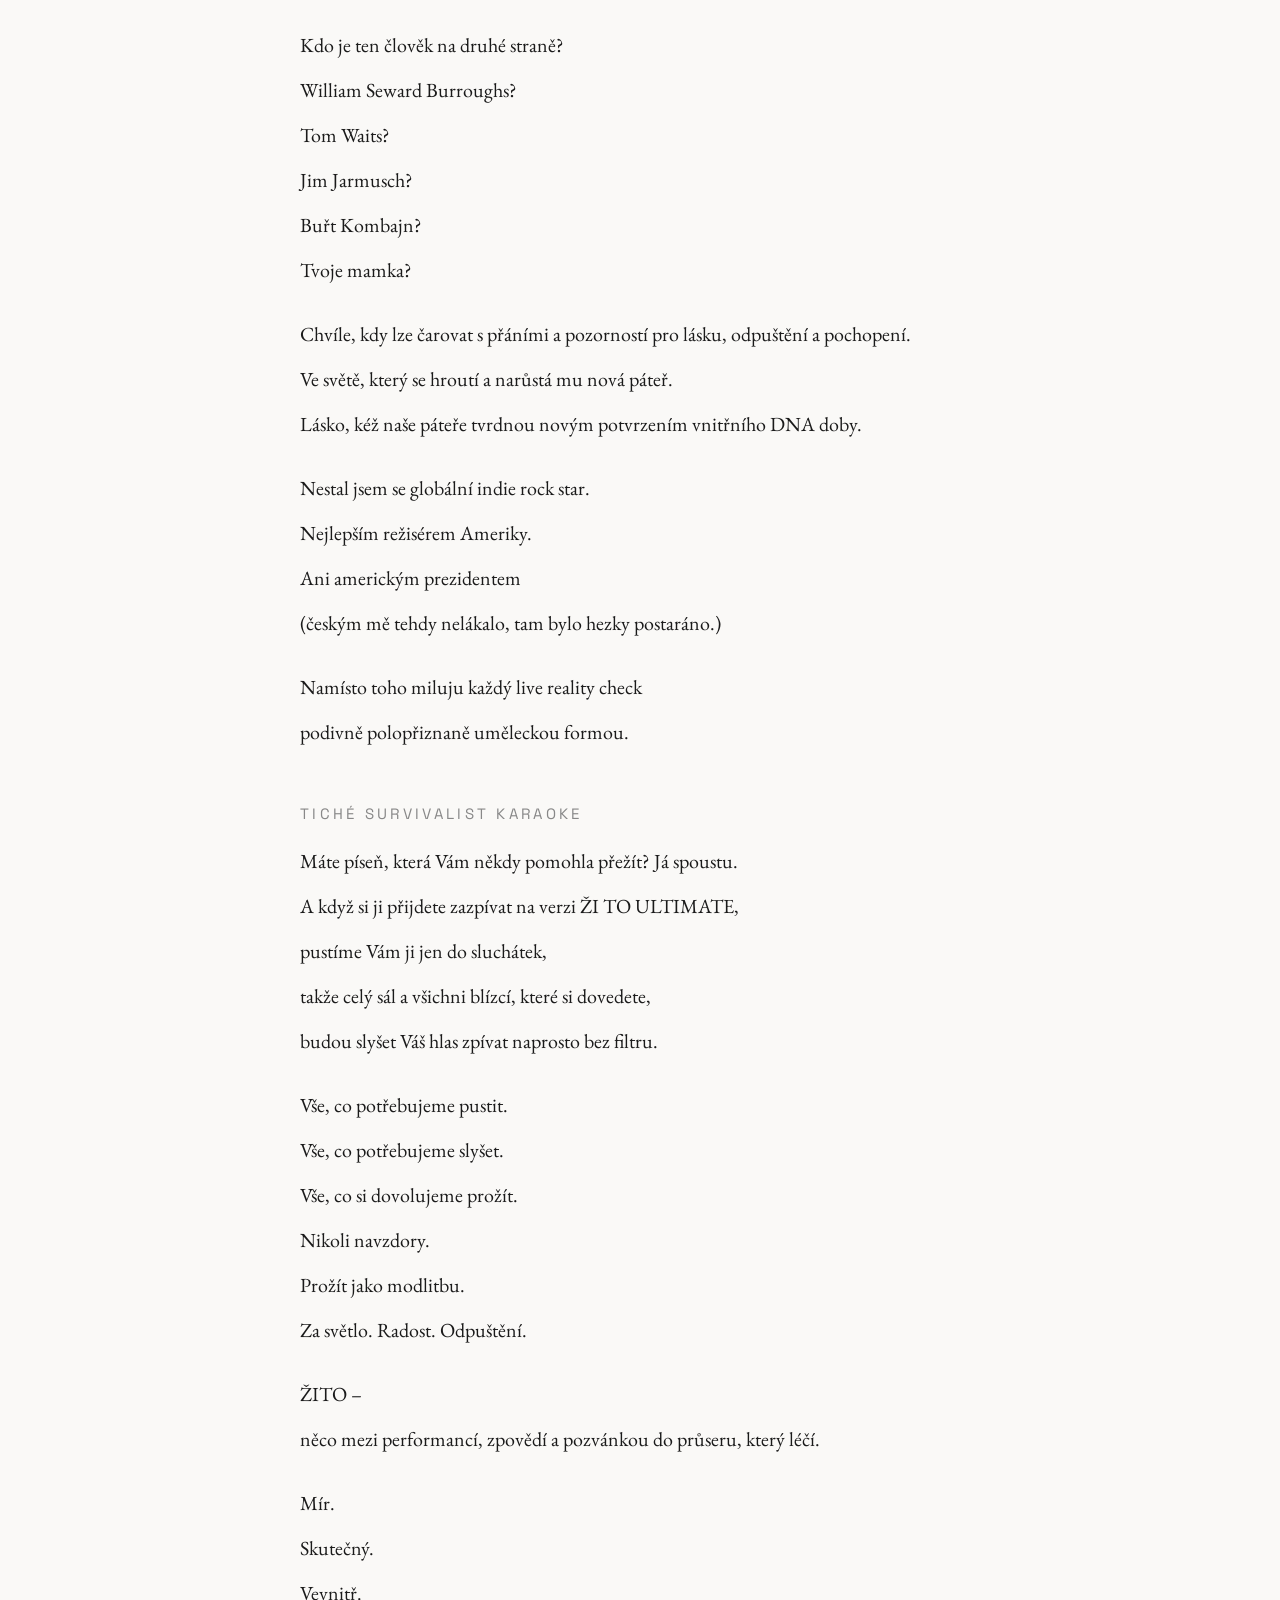
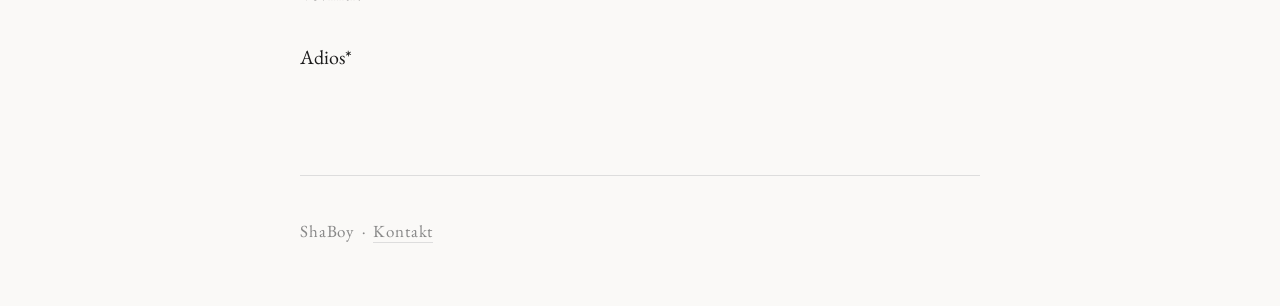
<file: zito.html>
<!DOCTYPE html>
<html lang="cs">
<head>
  <meta charset="UTF-8">
  <meta name="viewport" content="width=device-width, initial-scale=1.0">
  <title>ShaBoy – Žito</title>
  <link rel="preconnect" href="https://fonts.googleapis.com">
  <link rel="preconnect" href="https://fonts.gstatic.com" crossorigin>
  <link href="https://fonts.googleapis.com/css2?family=EB+Garamond:ital,wght@0,400;0,500;1,400&family=Space+Grotesk:wght@300;400&display=swap" rel="stylesheet">
  <link rel="stylesheet" href="css/style.css">
</head>
<body>
  <div class="container">

    <nav>
      <a href="index.html" class="nav-logo">ShaBoy</a>
      <ul class="nav-links">
        <li><a href="svatby.html">Svatby</a></li>
        <li><a href="oslavy.html">Oslavy</a></li>
        <li><a href="firemni-party.html">Firemní párty</a></li>
        <li><a href="obrady.html">Obřady</a></li>
        <li><a href="tanec-s-kartami.html">Tanec&nbsp;s&nbsp;kartami</a></li>
        <li><a href="zito.html" class="active">Žito</a></li>
        <li><a href="kontakt.html">Kontakt</a></li>
      </ul>
    </nav>

    <main>

      <h1>Žito</h1>

      <div class="photo">
        <img src="images/zito.jpg" alt="Žito">
      </div>

      <div class="poem">
        <p><strong>ŽITO není sekce. ŽITO je svět.</strong></p>
        <p><em>pro ty, co to mají poznat</em></p>

        <p class="gap"><strong>Miloval jsem Virginii Woolfovou.</strong></p>
        <p><strong>Ve snu si s ní slíbím, že svůj život udělám Oceánem též.</strong></p>
        <p>Potom spolu tančíme.</p>
        <p>Něco se v nás HÝBE.</p>

        <p class="gap">Můj jazyk vždycky drnčel, když četli beatničtí básníci.</p>
        <p>Kdysi na Čé Té Dvojce se zamiloval do lásky.</p>
        <p>Andy Kaufman for prezident, když nevyšel ten Čtvrtníček.</p>
        <p>Tvary našich srdcí nikdy mi nepřestaly bušit na dveře.</p>

        <p class="gap">Oceníte ve svým podniku poezii.</p>
        <p>Pořádnej mrdanec jadrnosti a pravdy, ať už to je cokoli.</p>
        <p>Pronášený s maniakální péčí posedlého herce.</p>
        <p>Péčí o zvonky jakýchsi přístrojů.</p>
        <p>Číchsi lidí.</p>

        <p class="gap">Kdo je ten člověk na druhé straně?</p>
        <p>William Seward Burroughs?</p>
        <p>Tom Waits?</p>
        <p>Jim Jarmusch?</p>
        <p>Buřt Kombajn?</p>
        <p>Tvoje mamka?</p>

        <p class="gap">Chvíle, kdy lze čarovat s přáními a pozorností pro lásku, odpuštění a pochopení.</p>
        <p>Ve světě, který se hroutí a narůstá mu nová páteř.</p>
        <p>Lásko, kéž naše páteře tvrdnou novým potvrzením vnitřního DNA doby.</p>

        <p class="gap">Nestal jsem se globální indie rock star.</p>
        <p>Nejlepším režisérem Ameriky.</p>
        <p>Ani americkým prezidentem</p>
        <p>(českým mě tehdy nelákalo, tam bylo hezky postaráno.)</p>

        <p class="gap">Namísto toho miluju každý live reality check</p>
        <p>podivně polopřiznaně uměleckou formou.</p>

        <h2>Tiché Survivalist Karaoke</h2>

        <p>Máte píseň, která Vám někdy pomohla přežít? Já spoustu.</p>
        <p>A když si ji přijdete zazpívat na verzi ŽI TO ULTIMATE,</p>
        <p>pustíme Vám ji jen do sluchátek,</p>
        <p>takže celý sál a všichni blízcí, které si dovedete,</p>
        <p>budou slyšet Váš hlas zpívat naprosto bez filtru.</p>

        <p class="gap">Vše, co potřebujeme pustit.</p>
        <p>Vše, co potřebujeme slyšet.</p>
        <p>Vše, co si dovolujeme prožít.</p>
        <p>Nikoli navzdory.</p>
        <p>Prožít jako modlitbu.</p>
        <p>Za světlo. Radost. Odpuštění.</p>

        <p class="gap">ŽITO –</p>
        <p>něco mezi performancí, zpovědí a pozvánkou do průseru, který léčí.</p>

        <p class="gap">Mír.</p>
        <p>Skutečný.</p>
        <p>Vevnitř.</p>

        <p class="gap">Adios*</p>
      </div>

    </main>

    <footer>
      <p>ShaBoy &nbsp;·&nbsp; <a href="kontakt.html">Kontakt</a></p>
    </footer>

  </div>
</body>
</html>
</file>
<file: css/style.css>
@import url('https://fonts.googleapis.com/css2?family=EB+Garamond:ital,wght@0,400;0,500;1,400&family=Space+Grotesk:wght@300;400&display=swap');

*, *::before, *::after {
  box-sizing: border-box;
  margin: 0;
  padding: 0;
}

:root {
  --text: #1a1a1a;
  --muted: #888;
  --bg: #faf9f7;
  --border: #ddd;
}

html {
  font-size: 20px;
}

body {
  font-family: 'EB Garamond', Georgia, 'Times New Roman', serif;
  background: var(--bg);
  color: var(--text);
  line-height: 1.8;
  padding: 0 1.5rem;
}

.container {
  max-width: 680px;
  margin: 0 auto;
}

/* ── NAVIGATION ── */

nav {
  padding: 2.5rem 0 2rem;
  border-bottom: 1px solid var(--border);
  margin-bottom: 3.5rem;
}

.nav-logo {
  display: block;
  font-size: 0.85rem;
  letter-spacing: 0.18em;
  text-transform: uppercase;
  text-decoration: none;
  color: var(--text);
  margin-bottom: 1.2rem;
}

.nav-links {
  list-style: none;
  display: flex;
  flex-wrap: wrap;
  gap: 0.2rem 1.8rem;
}

.nav-links a {
  font-size: 0.72rem;
  letter-spacing: 0.12em;
  text-transform: uppercase;
  text-decoration: none;
  color: var(--muted);
  transition: color 0.15s;
}

.nav-links a:hover,
.nav-links a.active {
  color: var(--text);
}

/* ── HEADINGS ── */

h1 {
  font-size: 1.6rem;
  font-weight: 400;
  letter-spacing: 0.04em;
  margin-bottom: 2.5rem;
  line-height: 1.3;
}

h2 {
  font-family: 'Space Grotesk', sans-serif;
  font-weight: 400;
  font-size: 0.75rem;
  letter-spacing: 0.22em;
  text-transform: uppercase;
  color: var(--muted);
  margin: 2.5rem 0 0.8rem;
}

/* ── PHOTO ── */

.photo {
  background: #e8e6e2;
  margin-bottom: 2.5rem;
  min-height: 240px;
}

.photo img {
  width: 100%;
  height: auto;
  display: block;
}

/* ── TEXT / POEM ── */

.poem p {
  margin-bottom: 0.45rem;
}

.poem .gap {
  margin-top: 1.4rem;
}

.poem .big-gap {
  margin-top: 2.2rem;
}

.poem strong {
  font-weight: 500;
}

.poem em {
  font-style: italic;
}

/* ── LINKS IN TEXT ── */

.poem a {
  color: var(--text);
  text-decoration: none;
  border-bottom: 1px solid var(--border);
}

.poem a:hover {
  border-bottom-color: var(--text);
}

/* ── HOMEPAGE NAV LIST ── */

.page-links {
  list-style: none;
  margin: 2.5rem 0;
  border-top: 1px solid var(--border);
}

.page-links li {
  border-bottom: 1px solid var(--border);
}

.page-links a {
  display: flex;
  justify-content: space-between;
  align-items: baseline;
  padding: 0.9rem 0;
  text-decoration: none;
  color: var(--text);
  font-size: 1rem;
  letter-spacing: 0.01em;
  transition: letter-spacing 0.2s;
}

.page-links a:hover {
  letter-spacing: 0.04em;
}

.page-links .hint {
  font-size: 0.88rem;
  color: #555;
  font-style: italic;
  text-align: right;
  max-width: 55%;
}

/* ── FOOTER ── */

footer {
  border-top: 1px solid var(--border);
  padding: 2rem 0 3rem;
  margin-top: 5rem;
  color: var(--muted);
  font-size: 0.85rem;
  letter-spacing: 0.05em;
}

footer a {
  color: inherit;
  text-decoration: none;
  border-bottom: 1px solid var(--border);
}

footer a:hover {
  border-bottom-color: var(--muted);
}

/* ── MOBILE ── */

@media (max-width: 500px) {
  html { font-size: 18px; }
  .page-links .hint { display: none; }
  h1 { font-size: 1.3rem; }
}
</file>
